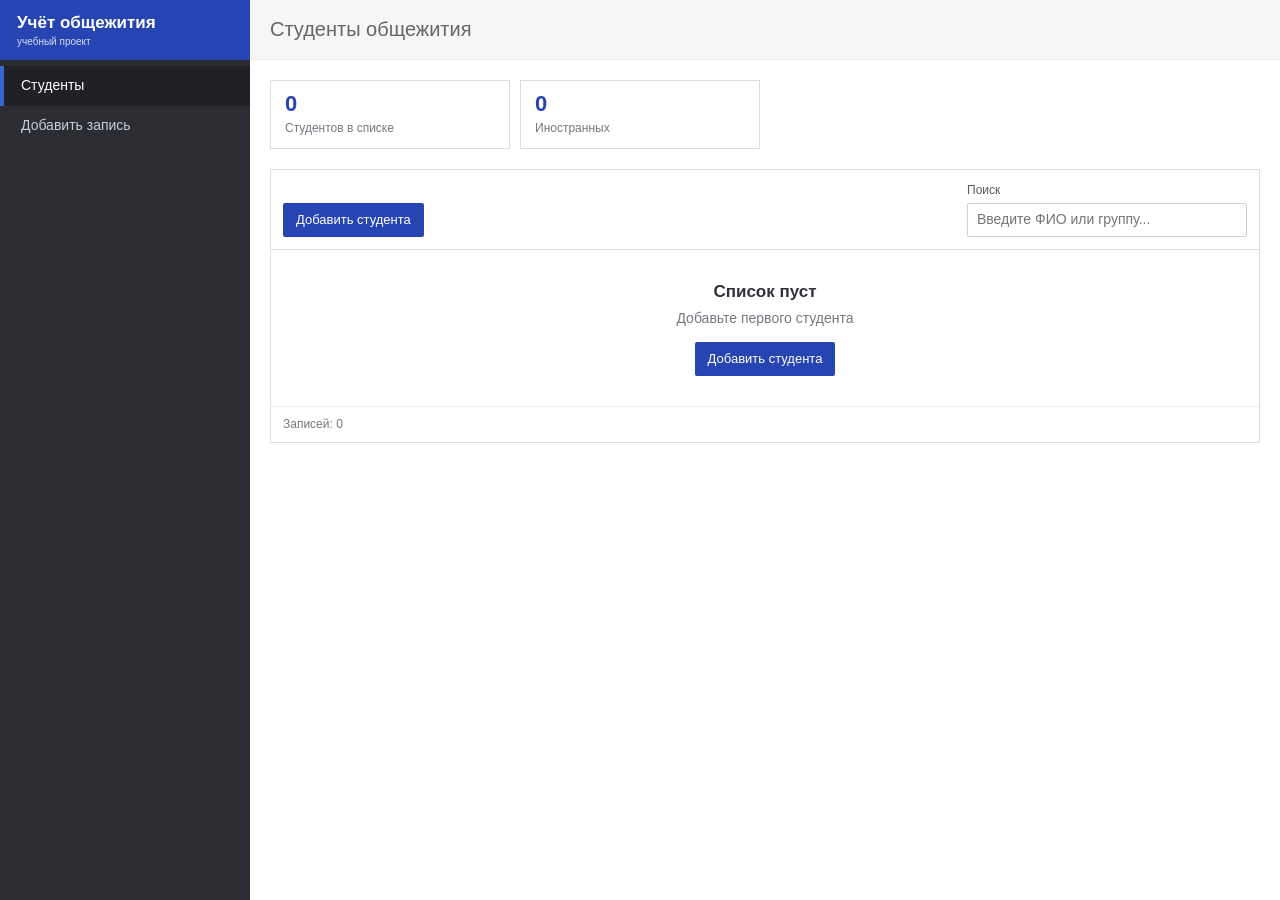
<file: lab1/index.html>
<!DOCTYPE html>
<html lang="ru">
<head>
  <meta charset="UTF-8">
  <meta name="viewport" content="width=device-width, initial-scale=1.0">
  <title>Студенты — список</title>
  <link rel="icon" href="favicon/app.svg?v=2" type="image/svg+xml">
  <link rel="stylesheet" href="css/style.css?v=6">
</head>
<body>
  <header class="header">
    <div class="header-container">
      <div class="brand">
        <a href="index.html" class="logo">Учёт общежития</a>
        <span class="brand-note">учебный проект</span>
      </div>
      <nav class="nav" aria-label="Разделы">
        <a href="index.html" class="nav-link active" aria-current="page">Студенты</a>
        <a href="student-form.html" class="nav-link">Добавить запись</a>
      </nav>
    </div>
  </header>

  <main class="main" id="main-content">
    <div class="container">
      <div id="notice" class="notice" hidden></div>

      <div class="page-header">
        <h1>Студенты общежития</h1>
      </div>

      <div class="stats">
        <div class="stat-card">
          <div class="stat-value" id="dorm-count">0</div>
          <div class="stat-label">Студентов в списке</div>
        </div>
        <div class="stat-card">
          <div class="stat-value" id="foreign-count">0</div>
          <div class="stat-label">Иностранных</div>
        </div>
      </div>

      <section class="list-panel" aria-label="Список студентов">
        <div class="controls">
          <a href="student-form.html" class="btn btn-primary">Добавить студента</a>
          <div class="search-box">
            <label for="search-input" class="search-label">Поиск</label>
            <input
              type="text"
              id="search-input"
              class="search-input"
              placeholder="Введите ФИО или группу..."
            >
          </div>
        </div>

        <div class="table-wrapper">
          <table class="students-table" id="students-table">
            <thead>
              <tr>
                <th>Студент</th>
                <th>Группа</th>
                <th>ИСУ ID</th>
                <th>Общежитие</th>
                <th>Срок заселения</th>
                <th>Действия</th>
              </tr>
            </thead>
            <tbody id="students-table-body">
            </tbody>
          </table>
        </div>

        <div id="empty-state" class="empty-state" hidden>
          <div class="empty-icon"></div>
          <h2 id="empty-title" class="empty-title">Список пуст</h2>
          <p id="empty-text" class="empty-text">Добавьте первого студента</p>
          <a href="student-form.html" class="btn btn-primary">Добавить студента</a>
        </div>

        <div id="results-summary" class="results-summary"></div>
      </section>
    </div>
  </main>

  <script src="js/cookies.js"></script>
  <script src="js/student-service.js"></script>
  <script src="js/app.js?v=2"></script>
</body>
</html>
</file>
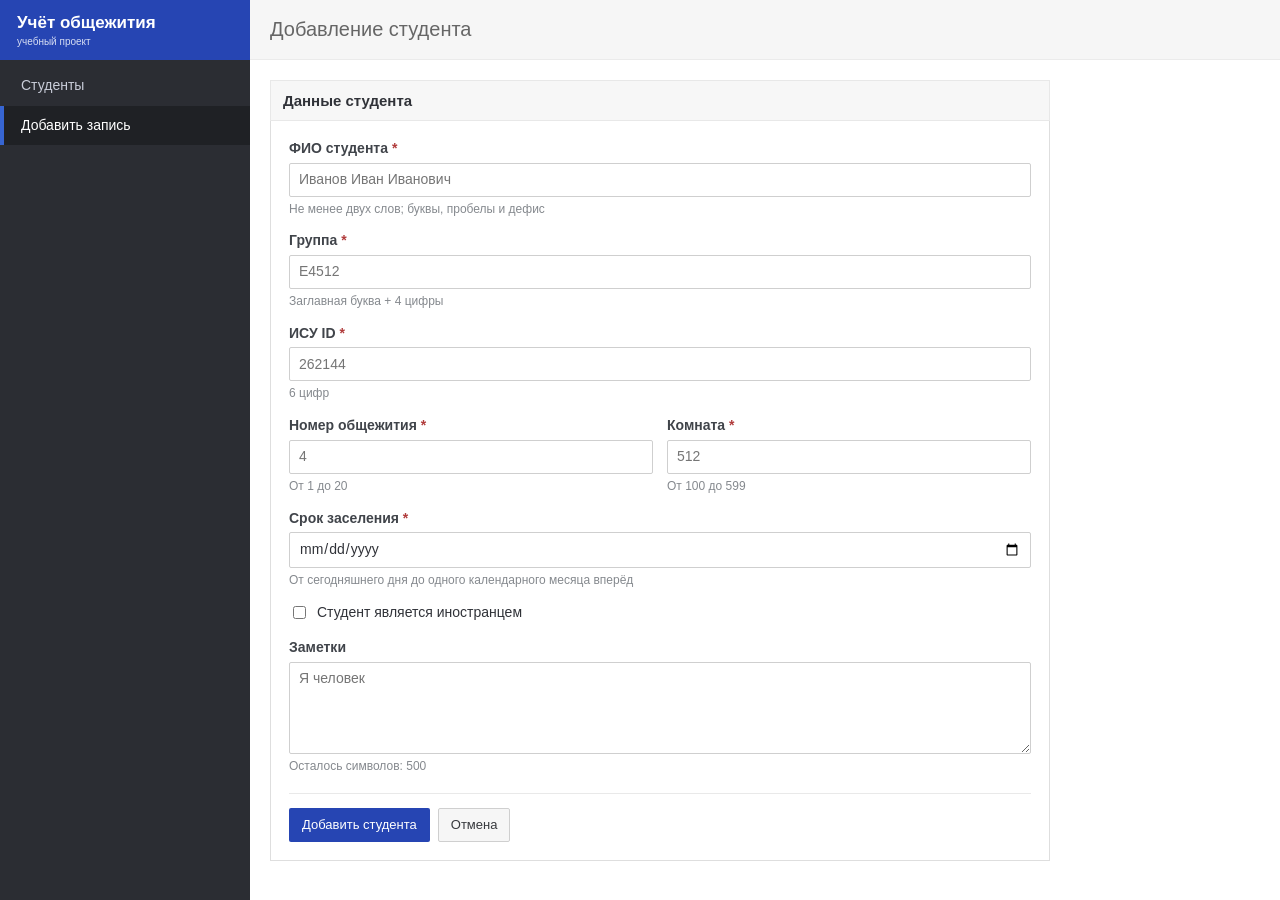
<file: lab1/student-form.html>
<!DOCTYPE html>
<html lang="ru">
<head>
  <meta charset="UTF-8">
  <meta name="viewport" content="width=device-width, initial-scale=1.0">
  <title>Форма студента</title>
  <link rel="icon" href="favicon/app.svg?v=2" type="image/svg+xml">
  <link rel="stylesheet" href="css/style.css?v=6">
</head>
<body>
  <header class="header">
    <div class="header-container">
      <div class="brand">
        <a href="index.html" class="logo">Учёт общежития</a>
        <span class="brand-note">учебный проект</span>
      </div>
      <nav class="nav" aria-label="Разделы">
        <a href="index.html" class="nav-link">Студенты</a>
        <a href="student-form.html" class="nav-link active" aria-current="page">Добавить запись</a>
      </nav>
    </div>
  </header>

  <main class="main" id="main-content">
    <div class="container">
      <div class="page-header">
        <h1 id="form-title">Добавление студента</h1>
      </div>

      <div class="section-bar form-section">Данные студента</div>
      <form id="student-form" class="student-form">

        <div class="form-group">
          <label for="fullName" class="form-label">
            ФИО студента <span class="required">*</span>
          </label>
          <input
            type="text"
            id="fullName"
            name="fullName"
            class="form-input"
            required
            minlength="2"
            maxlength="120"
            pattern="[A-Za-zА-Яа-яЁё]+(?:-[A-Za-zА-Яа-яЁё]+)*(?:\s+[A-Za-zА-Яа-яЁё]+(?:-[A-Za-zА-Яа-яЁё]+)*)+"
            placeholder="Иванов Иван Иванович"
            autocomplete="off"
          >
          <span class="form-hint">Не менее двух слов; буквы, пробелы и дефис</span>
        </div>

        <div class="form-group">
          <label for="group" class="form-label">
            Группа <span class="required">*</span>
          </label>
          <input
            type="text"
            id="group"
            name="group"
            class="form-input"
            required
            pattern="[A-Z][1-4][1-5][0-9]{2}"
            placeholder="E4512"
            maxlength="5"
            autocomplete="off"
          >
          <span class="form-hint">Заглавная буква + 4 цифры</span>
        </div>

        <div class="form-group">
          <label for="isuId" class="form-label">
            ИСУ ID <span class="required">*</span>
          </label>
          <input
            type="text"
            id="isuId"
            name="isuId"
            class="form-input"
            required
            pattern="[1-9][0-9]{5}"
            placeholder="262144"
            maxlength="6"
            autocomplete="off"
          >
          <span class="form-hint">6 цифр</span>
        </div>

        <div class="form-row">
          <div class="form-group">
            <label for="dormitory" class="form-label">
              Номер общежития <span class="required">*</span>
            </label>
            <input
              type="number"
              id="dormitory"
              name="dormitory"
              class="form-input"
              required
              min="1"
              max="20"
              step="1"
              placeholder="4"
            >
            <span class="form-hint">От 1 до 20</span>
          </div>

          <div class="form-group">
            <label for="room" class="form-label">
              Комната <span class="required">*</span>
            </label>
            <input
              type="number"
              id="room"
              name="room"
              class="form-input"
              required
              min="100"
              max="599"
              step="1"
              placeholder="512"
            >
            <span class="form-hint">От 100 до 599</span>
          </div>
        </div>

        <div class="form-group">
          <label for="settlementDate" class="form-label">
            Срок заселения <span class="required">*</span>
          </label>
          <input
            type="date"
            id="settlementDate"
            name="settlementDate"
            class="form-input"
            required
          >
          <span class="form-hint">От сегодняшнего дня до одного календарного месяца вперёд</span>
        </div>

        <div class="form-group form-checkbox">
          <label class="checkbox-label">
            <input type="checkbox" id="isForeign" name="isForeign">
            <span class="checkbox-text">Студент является иностранцем</span>
          </label>
        </div>

        <div class="form-group">
          <label for="notes" class="form-label">Заметки</label>
          <textarea
            id="notes"
            name="notes"
            class="form-input form-textarea"
            maxlength="500"
            rows="4"
            placeholder="Я человек"
          ></textarea>
          <span class="form-hint">
            Осталось символов: <span id="notes-counter">500</span>
          </span>
        </div>

        <div id="notice" class="notice" hidden></div>

        <div class="form-actions">
          <button type="submit" class="btn btn-primary" id="submit-btn">
            Добавить студента
          </button>
          <a href="index.html" class="btn btn-secondary">Отмена</a>
        </div>
      </form>
    </div>
  </main>


  <script src="js/cookies.js"></script>
  <script src="js/student-service.js"></script>
  <script src="js/validation.js"></script>
  <script src="js/form.js"></script>
</body>
</html>
</file>
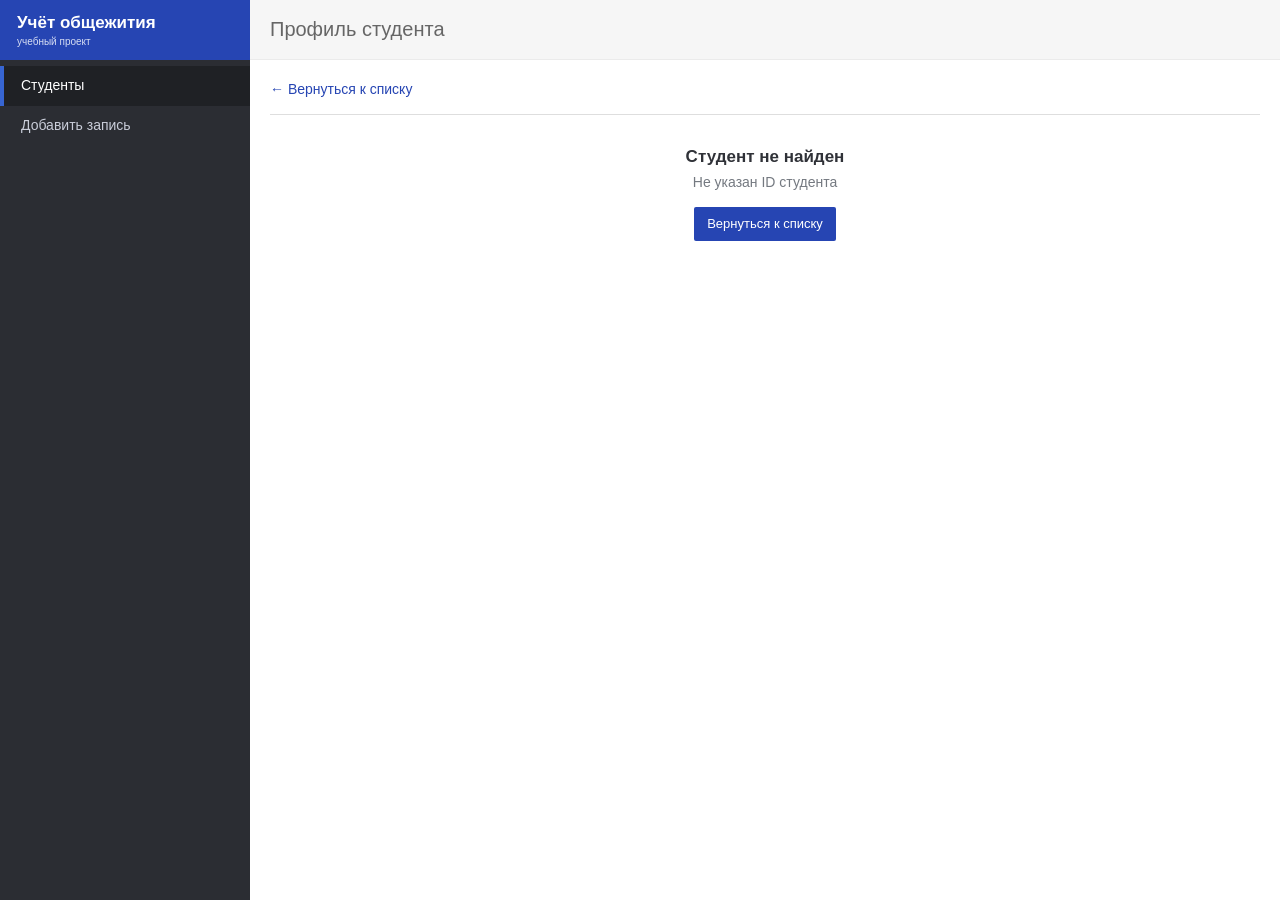
<file: lab1/student-profile.html>
<!DOCTYPE html>
<html lang="ru">
<head>
  <meta charset="UTF-8">
  <meta name="viewport" content="width=device-width, initial-scale=1.0">
  <title>Профиль студента</title>
  <link rel="icon" href="favicon/app.svg?v=2" type="image/svg+xml">
  <link rel="stylesheet" href="css/style.css?v=6">
</head>
<body>
  <header class="header">
    <div class="header-container">
      <div class="brand">
        <a href="index.html" class="logo">Учёт общежития</a>
        <span class="brand-note">учебный проект</span>
      </div>
      <nav class="nav" aria-label="Разделы">
        <a href="index.html" class="nav-link active" aria-current="page">Студенты</a>
        <a href="student-form.html" class="nav-link">Добавить запись</a>
      </nav>
    </div>
  </header>

  <main class="main" id="main-content">
    <div class="container">
      <div class="page-header"><h1>Профиль студента</h1></div>
      <div id="notice" class="notice" hidden></div>

      <a href="index.html" class="back-link">← Вернуться к списку</a>

      <div id="profile-content" class="profile-content" hidden>
        <div class="profile-card">
          <div class="profile-header">
            <div class="profile-avatar" id="profile-avatar">Аватар</div>
            <div class="profile-info">
              <h2 class="profile-name" id="profile-name"></h2>
              <div class="profile-group" id="profile-group"></div>
              <div class="profile-status" id="profile-status"></div>
            </div>
          </div>
        </div>

        <div class="profile-section">
          <h3 class="section-title">Основная информация</h3>
          <div class="info-grid">
            <div class="info-item">
              <div class="info-label">ИСУ ID</div>
              <div class="info-value" id="profile-isu"></div>
            </div>
            <div class="info-item">
              <div class="info-label">Группа</div>
              <div class="info-value" id="profile-group-value"></div>
            </div>
            <div class="info-item">
              <div class="info-label">Общежитие</div>
              <div class="info-value" id="profile-dorm"></div>
            </div>
            <div class="info-item">
              <div class="info-label">Комната</div>
              <div class="info-value" id="profile-room"></div>
            </div>
          </div>
        </div>

        <div class="profile-section">
          <h3 class="section-title">Заселение</h3>
          <div class="info-grid">
            <div class="info-item">
              <div class="info-label">Срок заселения</div>
              <div class="info-value" id="profile-date"></div>
            </div>
            <div class="info-item">
              <div class="info-label">Статус</div>
              <div class="info-value" id="profile-foreign"></div>
            </div>
          </div>
        </div>

        <div class="profile-section" id="notes-section" hidden>
          <h3 class="section-title">Заметки</h3>
          <div class="notes-content" id="profile-notes"></div>
        </div>

        <div class="profile-actions">
          <a href="#" class="btn btn-primary" id="edit-btn">Редактировать</a>
          <button class="btn btn-danger" id="delete-btn">Удалить</button>
          <a href="index.html" class="btn btn-secondary">К списку</a>
        </div>
      </div>

      <div id="profile-not-found" class="empty-state" hidden>
        <div class="empty-icon"></div>
        <h2 class="empty-title">Студент не найден</h2>
        <p id="empty-text" class="empty-text">Запись была удалена или ссылка неверна</p>
        <a href="index.html" class="btn btn-primary">Вернуться к списку</a>
      </div>
    </div>
  </main>

  <script src="js/cookies.js"></script>
  <script src="js/student-service.js"></script>
  <script src="js/profile.js"></script>
</body>
</html>
</file>
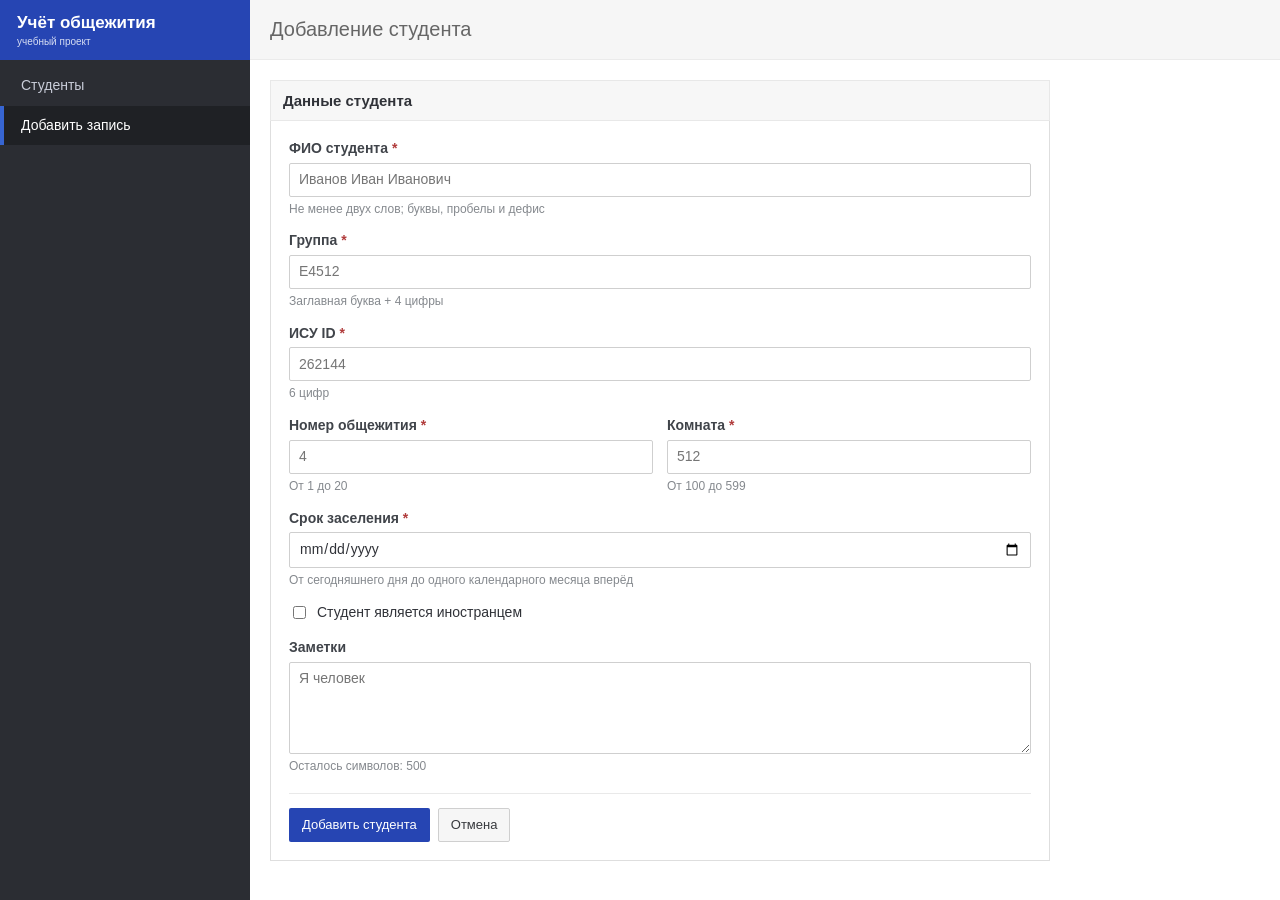
<file: lab2/frontend/student-form.html>
<!DOCTYPE html>
<html lang="ru">
<head>
  <meta charset="UTF-8">
  <meta name="viewport" content="width=device-width, initial-scale=1.0">
  <title>Форма студента</title>
  <link rel="icon" href="favicon/app.svg?v=2" type="image/svg+xml">
  <link rel="stylesheet" href="css/style.css?v=6">
</head>
<body>
  <header class="header">
    <div class="header-container">
      <div class="brand">
        <a href="index.html" class="logo">Учёт общежития</a>
        <span class="brand-note">учебный проект</span>
      </div>
      <nav class="nav" aria-label="Разделы">
        <a href="index.html" class="nav-link">Студенты</a>
        <a href="student-form.html" class="nav-link active" aria-current="page">Добавить запись</a>
      </nav>
    </div>
  </header>

  <main class="main" id="main-content">
    <div class="container">
      <div class="page-header">
        <h1 id="form-title">Добавление студента</h1>
      </div>

      <div class="section-bar form-section">Данные студента</div>
      <form id="student-form" class="student-form">

        <div class="form-group">
          <label for="fullName" class="form-label">
            ФИО студента <span class="required">*</span>
          </label>
          <input
            type="text"
            id="fullName"
            name="fullName"
            class="form-input"
            required
            minlength="2"
            maxlength="120"
            pattern="[A-Za-zА-Яа-яЁё]+(?:-[A-Za-zА-Яа-яЁё]+)*(?:\s+[A-Za-zА-Яа-яЁё]+(?:-[A-Za-zА-Яа-яЁё]+)*)+"
            placeholder="Иванов Иван Иванович"
            autocomplete="off"
          >
          <span class="form-hint">Не менее двух слов; буквы, пробелы и дефис</span>
        </div>

        <div class="form-group">
          <label for="group" class="form-label">
            Группа <span class="required">*</span>
          </label>
          <input
            type="text"
            id="group"
            name="group"
            class="form-input"
            required
            pattern="[A-Z][1-4][1-5][0-9]{2}"
            placeholder="E4512"
            maxlength="5"
            autocomplete="off"
          >
          <span class="form-hint">Заглавная буква + 4 цифры</span>
        </div>

        <div class="form-group">
          <label for="isuId" class="form-label">
            ИСУ ID <span class="required">*</span>
          </label>
          <input
            type="text"
            id="isuId"
            name="isuId"
            class="form-input"
            required
            pattern="[1-9][0-9]{5}"
            placeholder="262144"
            maxlength="6"
            autocomplete="off"
          >
          <span class="form-hint">6 цифр</span>
        </div>

        <div class="form-row">
          <div class="form-group">
            <label for="dormitory" class="form-label">
              Номер общежития <span class="required">*</span>
            </label>
            <input
              type="number"
              id="dormitory"
              name="dormitory"
              class="form-input"
              required
              min="1"
              max="20"
              step="1"
              placeholder="4"
            >
            <span class="form-hint">От 1 до 20</span>
          </div>

          <div class="form-group">
            <label for="room" class="form-label">
              Комната <span class="required">*</span>
            </label>
            <input
              type="number"
              id="room"
              name="room"
              class="form-input"
              required
              min="100"
              max="599"
              step="1"
              placeholder="512"
            >
            <span class="form-hint">От 100 до 599</span>
          </div>
        </div>

        <div class="form-group">
          <label for="settlementDate" class="form-label">
            Срок заселения <span class="required">*</span>
          </label>
          <input
            type="date"
            id="settlementDate"
            name="settlementDate"
            class="form-input"
            required
          >
          <span class="form-hint">От сегодняшнего дня до одного календарного месяца вперёд</span>
        </div>

        <div class="form-group form-checkbox">
          <label class="checkbox-label">
            <input type="checkbox" id="isForeign" name="isForeign">
            <span class="checkbox-text">Студент является иностранцем</span>
          </label>
        </div>

        <div class="form-group">
          <label for="notes" class="form-label">Заметки</label>
          <textarea
            id="notes"
            name="notes"
            class="form-input form-textarea"
            maxlength="500"
            rows="4"
            placeholder="Я человек"
          ></textarea>
          <span class="form-hint">
            Осталось символов: <span id="notes-counter">500</span>
          </span>
        </div>

        <div id="notice" class="notice" hidden></div>

        <div class="form-actions">
          <button type="submit" class="btn btn-primary" id="submit-btn">
            Добавить студента
          </button>
          <a href="index.html" class="btn btn-secondary">Отмена</a>
        </div>
      </form>
    </div>
  </main>


  <script src="js/student-service.js"></script>
  <script src="js/form.js"></script>
</body>
</html>
</file>
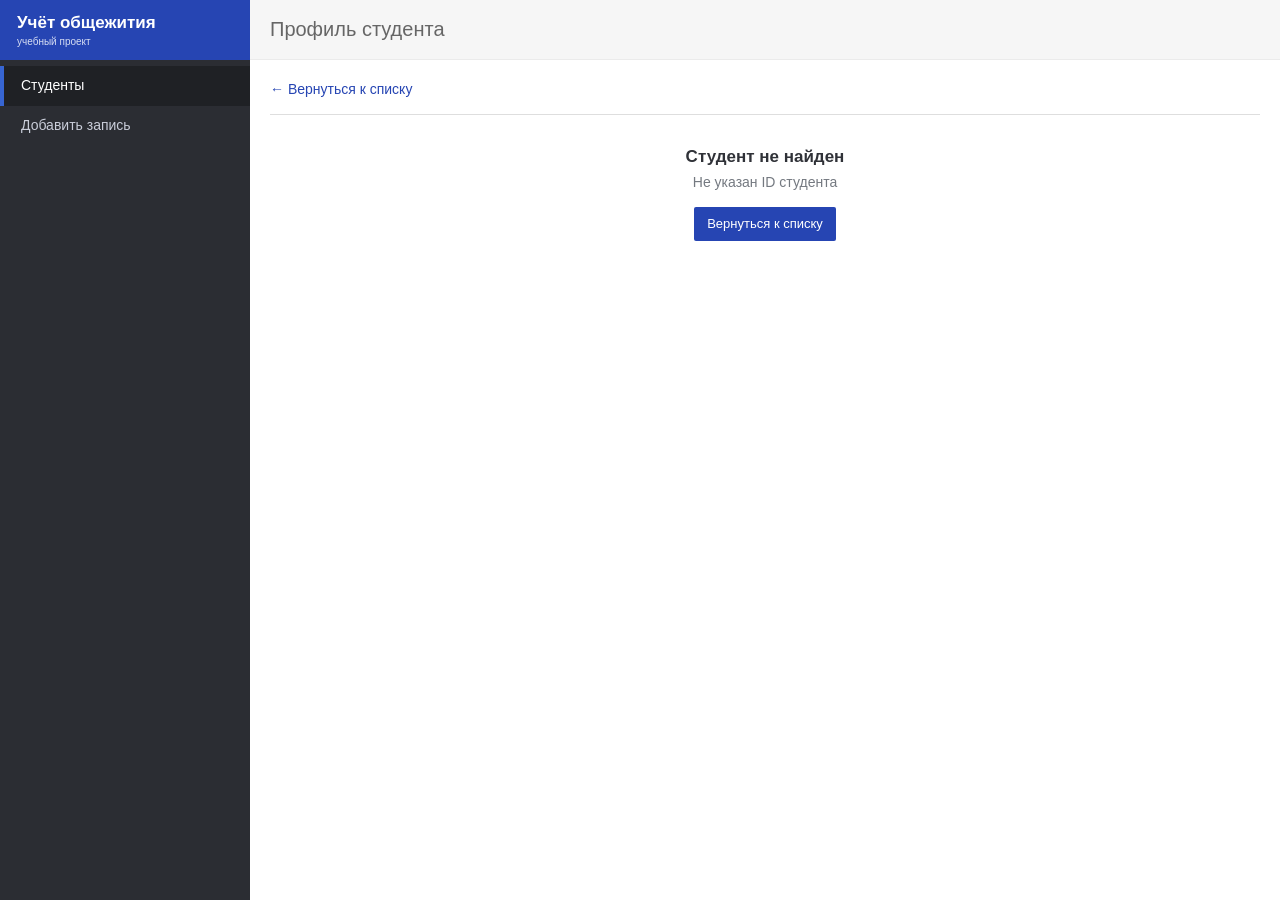
<file: lab2/frontend/student-profile.html>
<!DOCTYPE html>
<html lang="ru">
<head>
  <meta charset="UTF-8">
  <meta name="viewport" content="width=device-width, initial-scale=1.0">
  <title>Профиль студента</title>
  <link rel="icon" href="favicon/app.svg?v=2" type="image/svg+xml">
  <link rel="stylesheet" href="css/style.css?v=6">
</head>
<body>
  <header class="header">
    <div class="header-container">
      <div class="brand">
        <a href="index.html" class="logo">Учёт общежития</a>
        <span class="brand-note">учебный проект</span>
      </div>
      <nav class="nav" aria-label="Разделы">
        <a href="index.html" class="nav-link active" aria-current="page">Студенты</a>
        <a href="student-form.html" class="nav-link">Добавить запись</a>
      </nav>
    </div>
  </header>

  <main class="main" id="main-content">
    <div class="container">
      <div class="page-header"><h1>Профиль студента</h1></div>
      <div id="notice" class="notice" hidden></div>

      <a href="index.html" class="back-link">← Вернуться к списку</a>

      <div id="profile-content" class="profile-content" hidden>
        <div class="profile-card">
          <div class="profile-header">
            <div class="profile-avatar" id="profile-avatar">Аватар</div>
            <div class="profile-info">
              <h2 class="profile-name" id="profile-name"></h2>
              <div class="profile-group" id="profile-group"></div>
              <div class="profile-status" id="profile-status"></div>
            </div>
          </div>
        </div>

        <div class="profile-section">
          <h3 class="section-title">Основная информация</h3>
          <div class="info-grid">
            <div class="info-item">
              <div class="info-label">ИСУ ID</div>
              <div class="info-value" id="profile-isu"></div>
            </div>
            <div class="info-item">
              <div class="info-label">Группа</div>
              <div class="info-value" id="profile-group-value"></div>
            </div>
            <div class="info-item">
              <div class="info-label">Общежитие</div>
              <div class="info-value" id="profile-dorm"></div>
            </div>
            <div class="info-item">
              <div class="info-label">Комната</div>
              <div class="info-value" id="profile-room"></div>
            </div>
          </div>
        </div>

        <div class="profile-section">
          <h3 class="section-title">Заселение</h3>
          <div class="info-grid">
            <div class="info-item">
              <div class="info-label">Срок заселения</div>
              <div class="info-value" id="profile-date"></div>
            </div>
            <div class="info-item">
              <div class="info-label">Статус</div>
              <div class="info-value" id="profile-foreign"></div>
            </div>
          </div>
        </div>

        <div class="profile-section" id="notes-section" hidden>
          <h3 class="section-title">Заметки</h3>
          <div class="notes-content" id="profile-notes"></div>
        </div>

        <div class="profile-actions">
          <a href="#" class="btn btn-primary" id="edit-btn">Редактировать</a>
          <button class="btn btn-danger" id="delete-btn">Удалить</button>
          <a href="index.html" class="btn btn-secondary">К списку</a>
        </div>
      </div>

      <div id="profile-not-found" class="empty-state" hidden>
        <div class="empty-icon"></div>
        <h2 class="empty-title">Студент не найден</h2>
        <p id="empty-text" class="empty-text">Запись была удалена или ссылка неверна</p>
        <a href="index.html" class="btn btn-primary">Вернуться к списку</a>
      </div>
    </div>
  </main>

  <script src="js/student-service.js"></script>
  <script src="js/profile.js"></script>
</body>
</html>
</file>
<file: lab1/css/style.css>
:root {
  --blue: #2645b3;
  --blue-dark: #1d358a;
  --sidebar: #2b2d33;
  --line: #dedede;
  --muted: #747980;
}
* { box-sizing: border-box; }
[hidden] { display: none !important; }
html, body { width: 100%; }
html { overflow-x: hidden; }
body {
  min-width: 240px;
  margin: 0;
  background: #fff;
  color: #303238;
  font: 14px/1.4 Arial, "Helvetica Neue", Helvetica, sans-serif;
}

/* Оболочка портала */
.header {
  position: fixed;
  inset: 0 auto 0 0;
  z-index: 2;
  width: 250px;
  overflow-y: auto;
  background: var(--sidebar);
  color: #c9cdd9;
}
.header-container { display: flex; min-height: 100%; flex-direction: column; }
.brand { display: flex; min-height: 60px; flex-direction: column; justify-content: center; gap: 1px; padding: 7px 17px; background: var(--blue); }
.logo { color: #fff; font-size: 17px; font-weight: 700; text-decoration: none; }
.brand-note { color: #d7def3; font-size: 10px; }
.nav { display: flex; flex: 1; flex-direction: column; padding-top: 6px; }
.nav-link {
  display: block;
  padding: 10px 17px;
  border-left: 4px solid transparent;
  color: #c9cdd9;
  text-decoration: none;
}
.nav-link:hover { background: #393c43; color: #fff; }
.nav-link.active { border-left-color: #3765d2; background: #1f2125; color: #fff; }
.main { min-width: 0; min-height: 100vh; margin-left: 250px; }
.container { width: 100%; max-width: 1600px; min-width: 0; margin: 0 auto; padding: 0 20px 32px; }
.page-header {
  display: flex;
  min-height: 60px;
  align-items: center;
  margin: 0 -20px 20px;
  padding: 12px 20px;
  border-bottom: 1px solid #ebebeb;
  background: #f6f6f6;
}
.page-header h1 { margin: 0; color: #666; font-size: 20px; font-weight: 400; line-height: 1.25; }
.section-bar { padding: 9px 12px; border: 1px solid #e8e8e8; background: #f7f7f7; font-size: 15px; font-weight: 600; }
.section-bar.form-section { max-width: 780px; }
.notice { margin-bottom: 14px; padding: 9px 12px; border: 1px solid #bedbbf; background: #f3faf2; color: #35743a; }
.notice.error { border-color: #e5bbbb; background: #fff4f4; color: #a72e2e; }

/* Список */
.stats { display: grid; grid-template-columns: repeat(2, minmax(0, 240px)); gap: 10px; margin: 0 0 20px; }
.stat-card { min-width: 0; padding: 11px 14px; border: 1px solid var(--line); background: #fff; }
.stat-value { color: var(--blue); font-size: 22px; font-weight: 700; line-height: 1.1; }
.stat-label { margin-top: 4px; color: var(--muted); font-size: 12px; }
.list-panel { border: 1px solid var(--line); background: #fff; }
.controls { display: flex; align-items: end; justify-content: space-between; gap: 12px; padding: 12px; }
.search-box { display: grid; width: min(100%, 280px); min-width: 0; gap: 4px; }
.search-label, .filter-field label { color: #555a60; font-size: 12px; }
.search-input, .filter-field input, .filter-field select, .form-input {
  display: block;
  width: 100%;
  max-width: 100%;
  min-width: 0;
  min-height: 34px;
  padding: 6px 9px;
  border: 1px solid #cfcfcf;
  border-radius: 2px;
  background: #fff;
  color: #303238;
  font: inherit;
}
.search-input:focus, .filter-field input:focus, .filter-field select:focus, .form-input:focus {
  border-color: var(--blue);
  outline: 2px solid #bcc9ec;
  outline-offset: 0;
}
.filters { display: flex; align-items: end; flex-wrap: wrap; gap: 10px; margin: 0; padding: 12px; border-top: 1px solid #ececec; }
.filter-field { display: grid; flex: 1 1 145px; min-width: 0; gap: 4px; }
.table-wrapper { max-width: 100%; overflow-x: auto; border-top: 1px solid var(--line); }
.students-table { width: 100%; min-width: 760px; border-collapse: collapse; table-layout: fixed; }
.students-table th { padding: 9px 10px; border-bottom: 1px solid var(--line); background: #f4f4f4; color: #555a60; font-size: 12px; font-weight: 600; text-align: left; }
.students-table th:nth-child(1) { width: 24%; }
.students-table th:nth-child(2) { width: 10%; }
.students-table th:nth-child(3) { width: 10%; }
.students-table th:nth-child(4) { width: 14%; }
.students-table th:nth-child(5) { width: 17%; }
.students-table th:nth-child(6) { width: 25%; }
.students-table td { padding: 9px 10px; border-bottom: 1px solid #e9e9e9; overflow-wrap: anywhere; vertical-align: middle; }
.students-table tbody tr:last-child td { border-bottom: 0; }
.students-table tbody tr:hover { background: #f8faff; }
.student-cell { display: flex; min-width: 0; align-items: center; gap: 8px; }
.student-cell > div:last-child { min-width: 0; }
.avatar, .profile-avatar { display: flex; flex: 0 0 auto; align-items: center; justify-content: center; background: #e8edf8; color: var(--blue); font-weight: 700; }
.avatar { width: 30px; height: 30px; border-radius: 50%; font-size: 11px; }
.student-name { color: var(--blue); font-weight: 600; text-decoration: none; overflow-wrap: anywhere; }
.student-name:hover { text-decoration: underline; }
.student-foreign { margin-top: 2px; color: #7b8188; font-size: 11px; }
.row-actions { display: flex; min-width: 0; align-items: center; flex-wrap: wrap; gap: 2px; }
.btn-icon { padding: 4px 5px; border: 0; border-radius: 2px; background: transparent; color: var(--blue); cursor: pointer; font: inherit; font-size: 12px; text-decoration: none; }
.btn-icon:hover { background: #edf1fa; }
.btn-icon.confirming { background: #ae4141; color: #fff; }
.results-summary { padding: 9px 12px; border-top: 1px solid #ececec; color: var(--muted); font-size: 12px; }
.btn { display: inline-flex; min-height: 34px; max-width: 100%; align-items: center; justify-content: center; gap: 5px; padding: 6px 12px; border: 1px solid transparent; border-radius: 2px; cursor: pointer; font: inherit; font-size: 13px; text-align: center; text-decoration: none; }
.btn-primary { background: var(--blue); color: #fff; }
.btn-primary:hover { background: var(--blue-dark); }
.btn-secondary { border-color: #cfcfcf; background: #f6f6f6; color: #383a3e; }
.btn-secondary:hover { background: #ededed; }
.btn-danger { background: #a94442; color: #fff; }
.btn-danger:hover, .btn-danger.confirming { background: #903432; }
.empty-state { padding: 30px 16px; border-top: 1px solid var(--line); background: #fff; text-align: center; }
.empty-icon { display: none; }
.empty-title { margin: 0 0 5px; font-size: 17px; font-weight: 600; }
.empty-text { margin: 0 0 14px; color: var(--muted); }

/* Форма и профиль */
.student-form { width: 100%; max-width: 780px; padding: 18px; border: 1px solid var(--line); border-top: 0; background: #fff; }
.form-group { min-width: 0; margin-bottom: 14px; }
.form-label { display: block; margin-bottom: 4px; color: #40444a; font-weight: 600; }
.required, .field-error, #notes-counter.negative { color: #b13c3c; }
.form-hint { display: block; margin-top: 4px; color: #85898e; font-size: 12px; }
.form-row { display: grid; grid-template-columns: repeat(2, minmax(0, 1fr)); gap: 14px; }
.form-row > * { min-width: 0; }
.form-checkbox { margin-top: 3px; }
.checkbox-label { display: inline-flex; max-width: 100%; align-items: center; gap: 8px; cursor: pointer; }
.checkbox-label input { flex: 0 0 auto; accent-color: var(--blue); }
.form-textarea { min-height: 90px; resize: vertical; }
.form-actions { display: flex; flex-wrap: wrap; gap: 8px; margin-top: 18px; padding-top: 14px; border-top: 1px solid #e9e9e9; }
.input-error { border-color: #b13c3c !important; background: #fff8f8; }
.field-error { margin-top: 4px; font-size: 12px; }
.readonly-field { background: #f2f2f2; color: #74797e; cursor: not-allowed; }
.back-link { display: inline-block; margin-bottom: 14px; color: var(--blue); text-decoration: none; }
.back-link:hover { text-decoration: underline; }
.profile-card, .profile-section { width: 100%; max-width: 900px; margin-bottom: 12px; padding: 16px; border: 1px solid var(--line); background: #fff; }
.profile-header { display: flex; min-width: 0; align-items: center; gap: 13px; }
.profile-avatar { width: 50px; height: 50px; border-radius: 50%; font-size: 17px; }
.profile-info { min-width: 0; }
.profile-name { margin: 0 0 3px; font-size: 19px; line-height: 1.2; overflow-wrap: anywhere; }
.profile-group { color: #666c72; }
.profile-status { margin-top: 3px; font-size: 12px; }
.profile-status.foreign { color: var(--blue); }
.profile-status.local { color: #4e9b54; }
.section-title { margin: -16px -16px 14px; padding: 9px 12px; border-bottom: 1px solid #e8e8e8; background: #f7f7f7; font-size: 15px; font-weight: 600; }
.info-grid { display: grid; grid-template-columns: repeat(2, minmax(0, 1fr)); gap: 0 16px; }
.info-item { min-width: 0; padding: 7px 0; border-bottom: 1px solid #ededed; }
.info-label { margin-bottom: 3px; color: #85898e; font-size: 11px; }
.info-value { font-size: 14px; overflow-wrap: anywhere; }
.notes-content { padding: 10px 12px; border-left: 3px solid var(--blue); background: #f7f8fb; white-space: pre-wrap; overflow-wrap: anywhere; }
.profile-actions { display: flex; flex-wrap: wrap; gap: 8px; max-width: 900px; margin-top: 18px; }

/* Ресайз окна и мобильные экраны */
@media (max-width: 1060px) {
  .header { position: static; width: 100%; overflow: visible; }
  .header-container { min-height: 0; }
  .brand { min-height: 52px; }
  .nav { flex-direction: row; padding: 0; }
  .nav-link { flex: 0 1 auto; padding: 9px 17px; border-left: 0; border-bottom: 3px solid transparent; }
  .nav-link.active { border-bottom-color: #3765d2; }
  .main { min-height: 0; margin-left: 0; }
}
@media (max-width: 820px) {
  .students-table { display: block; min-width: 0; table-layout: auto; }
  .students-table thead { display: none; }
  .students-table tbody { display: grid; gap: 10px; padding: 10px; }
  .students-table tr { display: block; min-width: 0; border: 1px solid var(--line); background: #fff; }
  .students-table td { display: grid; grid-template-columns: minmax(78px, 28%) minmax(0, 1fr); align-items: center; gap: 8px; padding: 7px 10px; border-bottom: 1px solid #ededed; }
  .students-table tbody tr:last-child td { border-bottom: 1px solid #ededed; }
  .students-table td:last-child, .students-table tbody tr:last-child td:last-child { border-bottom: 0; }
  .students-table td::before { color: #7b8188; content: attr(data-label); font-size: 11px; }
  .students-table td:last-child { display: block; }
  .students-table td:last-child::before { display: block; margin-bottom: 4px; }
  .row-actions { justify-content: flex-start; }
}
@media (max-width: 640px) {
  .container { padding-right: 14px; padding-left: 14px; }
  .page-header { min-height: 54px; margin-right: -14px; margin-left: -14px; padding-right: 14px; padding-left: 14px; }
  .page-header h1 { font-size: 18px; }
  .stats { grid-template-columns: repeat(2, minmax(0, 1fr)); }
  .controls { align-items: stretch; flex-direction: column; }
  .search-box { width: 100%; }
  .filters .filter-field { flex: 1 1 calc(50% - 10px); }
  .form-row { grid-template-columns: 1fr; gap: 0; }
  .student-form { padding: 14px; }
  .profile-card, .profile-section { padding: 14px; }
  .section-title { margin: -14px -14px 12px; }
}
@media (max-width: 420px) {
  .filters .filter-field { flex-basis: 100%; }
  .filters .btn { flex: 1 1 calc(50% - 10px); }
  .students-table td { grid-template-columns: minmax(70px, 30%) minmax(0, 1fr); }
  .avatar { display: none; }
  .info-grid { grid-template-columns: 1fr; }
  .form-actions .btn, .profile-actions .btn { flex: 1 1 100%; }
}
</file>
<file: lab2/frontend/css/style.css>
:root {
  --blue: #2645b3;
  --blue-dark: #1d358a;
  --sidebar: #2b2d33;
  --line: #dedede;
  --muted: #747980;
}
* { box-sizing: border-box; }
[hidden] { display: none !important; }
html, body { width: 100%; }
html { overflow-x: hidden; }
body {
  min-width: 240px;
  margin: 0;
  background: #fff;
  color: #303238;
  font: 14px/1.4 Arial, "Helvetica Neue", Helvetica, sans-serif;
}

/* Оболочка портала */
.header {
  position: fixed;
  inset: 0 auto 0 0;
  z-index: 2;
  width: 250px;
  overflow-y: auto;
  background: var(--sidebar);
  color: #c9cdd9;
}
.header-container { display: flex; min-height: 100%; flex-direction: column; }
.brand { display: flex; min-height: 60px; flex-direction: column; justify-content: center; gap: 1px; padding: 7px 17px; background: var(--blue); }
.logo { color: #fff; font-size: 17px; font-weight: 700; text-decoration: none; }
.brand-note { color: #d7def3; font-size: 10px; }
.nav { display: flex; flex: 1; flex-direction: column; padding-top: 6px; }
.nav-link {
  display: block;
  padding: 10px 17px;
  border-left: 4px solid transparent;
  color: #c9cdd9;
  text-decoration: none;
}
.nav-link:hover { background: #393c43; color: #fff; }
.nav-link.active { border-left-color: #3765d2; background: #1f2125; color: #fff; }
.main { min-width: 0; min-height: 100vh; margin-left: 250px; }
.container { width: 100%; max-width: 1600px; min-width: 0; margin: 0 auto; padding: 0 20px 32px; }
.page-header {
  display: flex;
  min-height: 60px;
  align-items: center;
  margin: 0 -20px 20px;
  padding: 12px 20px;
  border-bottom: 1px solid #ebebeb;
  background: #f6f6f6;
}
.page-header h1 { margin: 0; color: #666; font-size: 20px; font-weight: 400; line-height: 1.25; }
.section-bar { padding: 9px 12px; border: 1px solid #e8e8e8; background: #f7f7f7; font-size: 15px; font-weight: 600; }
.section-bar.form-section { max-width: 780px; }
.notice { margin-bottom: 14px; padding: 9px 12px; border: 1px solid #bedbbf; background: #f3faf2; color: #35743a; }
.notice.error { border-color: #e5bbbb; background: #fff4f4; color: #a72e2e; }

/* Список */
.stats { display: grid; grid-template-columns: repeat(2, minmax(0, 240px)); gap: 10px; margin: 0 0 20px; }
.stat-card { min-width: 0; padding: 11px 14px; border: 1px solid var(--line); background: #fff; }
.stat-value { color: var(--blue); font-size: 22px; font-weight: 700; line-height: 1.1; }
.stat-label { margin-top: 4px; color: var(--muted); font-size: 12px; }
.list-panel { border: 1px solid var(--line); background: #fff; }
.controls { display: flex; align-items: end; justify-content: space-between; gap: 12px; padding: 12px; }
.search-box { display: grid; width: min(100%, 280px); min-width: 0; gap: 4px; }
.search-label, .filter-field label { color: #555a60; font-size: 12px; }
.search-input, .filter-field input, .filter-field select, .form-input {
  display: block;
  width: 100%;
  max-width: 100%;
  min-width: 0;
  min-height: 34px;
  padding: 6px 9px;
  border: 1px solid #cfcfcf;
  border-radius: 2px;
  background: #fff;
  color: #303238;
  font: inherit;
}
.search-input:focus, .filter-field input:focus, .filter-field select:focus, .form-input:focus {
  border-color: var(--blue);
  outline: 2px solid #bcc9ec;
  outline-offset: 0;
}
.filters { display: flex; align-items: end; flex-wrap: wrap; gap: 10px; margin: 0; padding: 12px; border-top: 1px solid #ececec; }
.filter-field { display: grid; flex: 1 1 145px; min-width: 0; gap: 4px; }
.table-wrapper { max-width: 100%; overflow-x: auto; border-top: 1px solid var(--line); }
.students-table { width: 100%; min-width: 760px; border-collapse: collapse; table-layout: fixed; }
.students-table th { padding: 9px 10px; border-bottom: 1px solid var(--line); background: #f4f4f4; color: #555a60; font-size: 12px; font-weight: 600; text-align: left; }
.students-table th:nth-child(1) { width: 24%; }
.students-table th:nth-child(2) { width: 10%; }
.students-table th:nth-child(3) { width: 10%; }
.students-table th:nth-child(4) { width: 14%; }
.students-table th:nth-child(5) { width: 17%; }
.students-table th:nth-child(6) { width: 25%; }
.students-table td { padding: 9px 10px; border-bottom: 1px solid #e9e9e9; overflow-wrap: anywhere; vertical-align: middle; }
.students-table tbody tr:last-child td { border-bottom: 0; }
.students-table tbody tr:hover { background: #f8faff; }
.student-cell { display: flex; min-width: 0; align-items: center; gap: 8px; }
.student-cell > div:last-child { min-width: 0; }
.avatar, .profile-avatar { display: flex; flex: 0 0 auto; align-items: center; justify-content: center; background: #e8edf8; color: var(--blue); font-weight: 700; }
.avatar { width: 30px; height: 30px; border-radius: 50%; font-size: 11px; }
.student-name { color: var(--blue); font-weight: 600; text-decoration: none; overflow-wrap: anywhere; }
.student-name:hover { text-decoration: underline; }
.student-foreign { margin-top: 2px; color: #7b8188; font-size: 11px; }
.row-actions { display: flex; min-width: 0; align-items: center; flex-wrap: wrap; gap: 2px; }
.btn-icon { padding: 4px 5px; border: 0; border-radius: 2px; background: transparent; color: var(--blue); cursor: pointer; font: inherit; font-size: 12px; text-decoration: none; }
.btn-icon:hover { background: #edf1fa; }
.btn-icon.confirming { background: #ae4141; color: #fff; }
.results-summary { padding: 9px 12px; border-top: 1px solid #ececec; color: var(--muted); font-size: 12px; }
.btn { display: inline-flex; min-height: 34px; max-width: 100%; align-items: center; justify-content: center; gap: 5px; padding: 6px 12px; border: 1px solid transparent; border-radius: 2px; cursor: pointer; font: inherit; font-size: 13px; text-align: center; text-decoration: none; }
.btn-primary { background: var(--blue); color: #fff; }
.btn-primary:hover { background: var(--blue-dark); }
.btn-secondary { border-color: #cfcfcf; background: #f6f6f6; color: #383a3e; }
.btn-secondary:hover { background: #ededed; }
.btn-danger { background: #a94442; color: #fff; }
.btn-danger:hover, .btn-danger.confirming { background: #903432; }
.empty-state { padding: 30px 16px; border-top: 1px solid var(--line); background: #fff; text-align: center; }
.empty-icon { display: none; }
.empty-title { margin: 0 0 5px; font-size: 17px; font-weight: 600; }
.empty-text { margin: 0 0 14px; color: var(--muted); }

/* Форма и профиль */
.student-form { width: 100%; max-width: 780px; padding: 18px; border: 1px solid var(--line); border-top: 0; background: #fff; }
.form-group { min-width: 0; margin-bottom: 14px; }
.form-label { display: block; margin-bottom: 4px; color: #40444a; font-weight: 600; }
.required, .field-error, #notes-counter.negative { color: #b13c3c; }
.form-hint { display: block; margin-top: 4px; color: #85898e; font-size: 12px; }
.form-row { display: grid; grid-template-columns: repeat(2, minmax(0, 1fr)); gap: 14px; }
.form-row > * { min-width: 0; }
.form-checkbox { margin-top: 3px; }
.checkbox-label { display: inline-flex; max-width: 100%; align-items: center; gap: 8px; cursor: pointer; }
.checkbox-label input { flex: 0 0 auto; accent-color: var(--blue); }
.form-textarea { min-height: 90px; resize: vertical; }
.form-actions { display: flex; flex-wrap: wrap; gap: 8px; margin-top: 18px; padding-top: 14px; border-top: 1px solid #e9e9e9; }
.input-error { border-color: #b13c3c !important; background: #fff8f8; }
.field-error { margin-top: 4px; font-size: 12px; }
.readonly-field { background: #f2f2f2; color: #74797e; cursor: not-allowed; }
.back-link { display: inline-block; margin-bottom: 14px; color: var(--blue); text-decoration: none; }
.back-link:hover { text-decoration: underline; }
.profile-card, .profile-section { width: 100%; max-width: 900px; margin-bottom: 12px; padding: 16px; border: 1px solid var(--line); background: #fff; }
.profile-header { display: flex; min-width: 0; align-items: center; gap: 13px; }
.profile-avatar { width: 50px; height: 50px; border-radius: 50%; font-size: 17px; }
.profile-info { min-width: 0; }
.profile-name { margin: 0 0 3px; font-size: 19px; line-height: 1.2; overflow-wrap: anywhere; }
.profile-group { color: #666c72; }
.profile-status { margin-top: 3px; font-size: 12px; }
.profile-status.foreign { color: var(--blue); }
.profile-status.local { color: #4e9b54; }
.section-title { margin: -16px -16px 14px; padding: 9px 12px; border-bottom: 1px solid #e8e8e8; background: #f7f7f7; font-size: 15px; font-weight: 600; }
.info-grid { display: grid; grid-template-columns: repeat(2, minmax(0, 1fr)); gap: 0 16px; }
.info-item { min-width: 0; padding: 7px 0; border-bottom: 1px solid #ededed; }
.info-label { margin-bottom: 3px; color: #85898e; font-size: 11px; }
.info-value { font-size: 14px; overflow-wrap: anywhere; }
.notes-content { padding: 10px 12px; border-left: 3px solid var(--blue); background: #f7f8fb; white-space: pre-wrap; overflow-wrap: anywhere; }
.profile-actions { display: flex; flex-wrap: wrap; gap: 8px; max-width: 900px; margin-top: 18px; }

/* Ресайз окна и мобильные экраны */
@media (max-width: 1060px) {
  .header { position: static; width: 100%; overflow: visible; }
  .header-container { min-height: 0; }
  .brand { min-height: 52px; }
  .nav { flex-direction: row; padding: 0; }
  .nav-link { flex: 0 1 auto; padding: 9px 17px; border-left: 0; border-bottom: 3px solid transparent; }
  .nav-link.active { border-bottom-color: #3765d2; }
  .main { min-height: 0; margin-left: 0; }
}
@media (max-width: 820px) {
  .students-table { display: block; min-width: 0; table-layout: auto; }
  .students-table thead { display: none; }
  .students-table tbody { display: grid; gap: 10px; padding: 10px; }
  .students-table tr { display: block; min-width: 0; border: 1px solid var(--line); background: #fff; }
  .students-table td { display: grid; grid-template-columns: minmax(78px, 28%) minmax(0, 1fr); align-items: center; gap: 8px; padding: 7px 10px; border-bottom: 1px solid #ededed; }
  .students-table tbody tr:last-child td { border-bottom: 1px solid #ededed; }
  .students-table td:last-child, .students-table tbody tr:last-child td:last-child { border-bottom: 0; }
  .students-table td::before { color: #7b8188; content: attr(data-label); font-size: 11px; }
  .students-table td:last-child { display: block; }
  .students-table td:last-child::before { display: block; margin-bottom: 4px; }
  .row-actions { justify-content: flex-start; }
}
@media (max-width: 640px) {
  .container { padding-right: 14px; padding-left: 14px; }
  .page-header { min-height: 54px; margin-right: -14px; margin-left: -14px; padding-right: 14px; padding-left: 14px; }
  .page-header h1 { font-size: 18px; }
  .stats { grid-template-columns: repeat(2, minmax(0, 1fr)); }
  .controls { align-items: stretch; flex-direction: column; }
  .search-box { width: 100%; }
  .filters .filter-field { flex: 1 1 calc(50% - 10px); }
  .form-row { grid-template-columns: 1fr; gap: 0; }
  .student-form { padding: 14px; }
  .profile-card, .profile-section { padding: 14px; }
  .section-title { margin: -14px -14px 12px; }
}
@media (max-width: 420px) {
  .filters .filter-field { flex-basis: 100%; }
  .filters .btn { flex: 1 1 calc(50% - 10px); }
  .students-table td { grid-template-columns: minmax(70px, 30%) minmax(0, 1fr); }
  .avatar { display: none; }
  .info-grid { grid-template-columns: 1fr; }
  .form-actions .btn, .profile-actions .btn { flex: 1 1 100%; }
}
</file>
